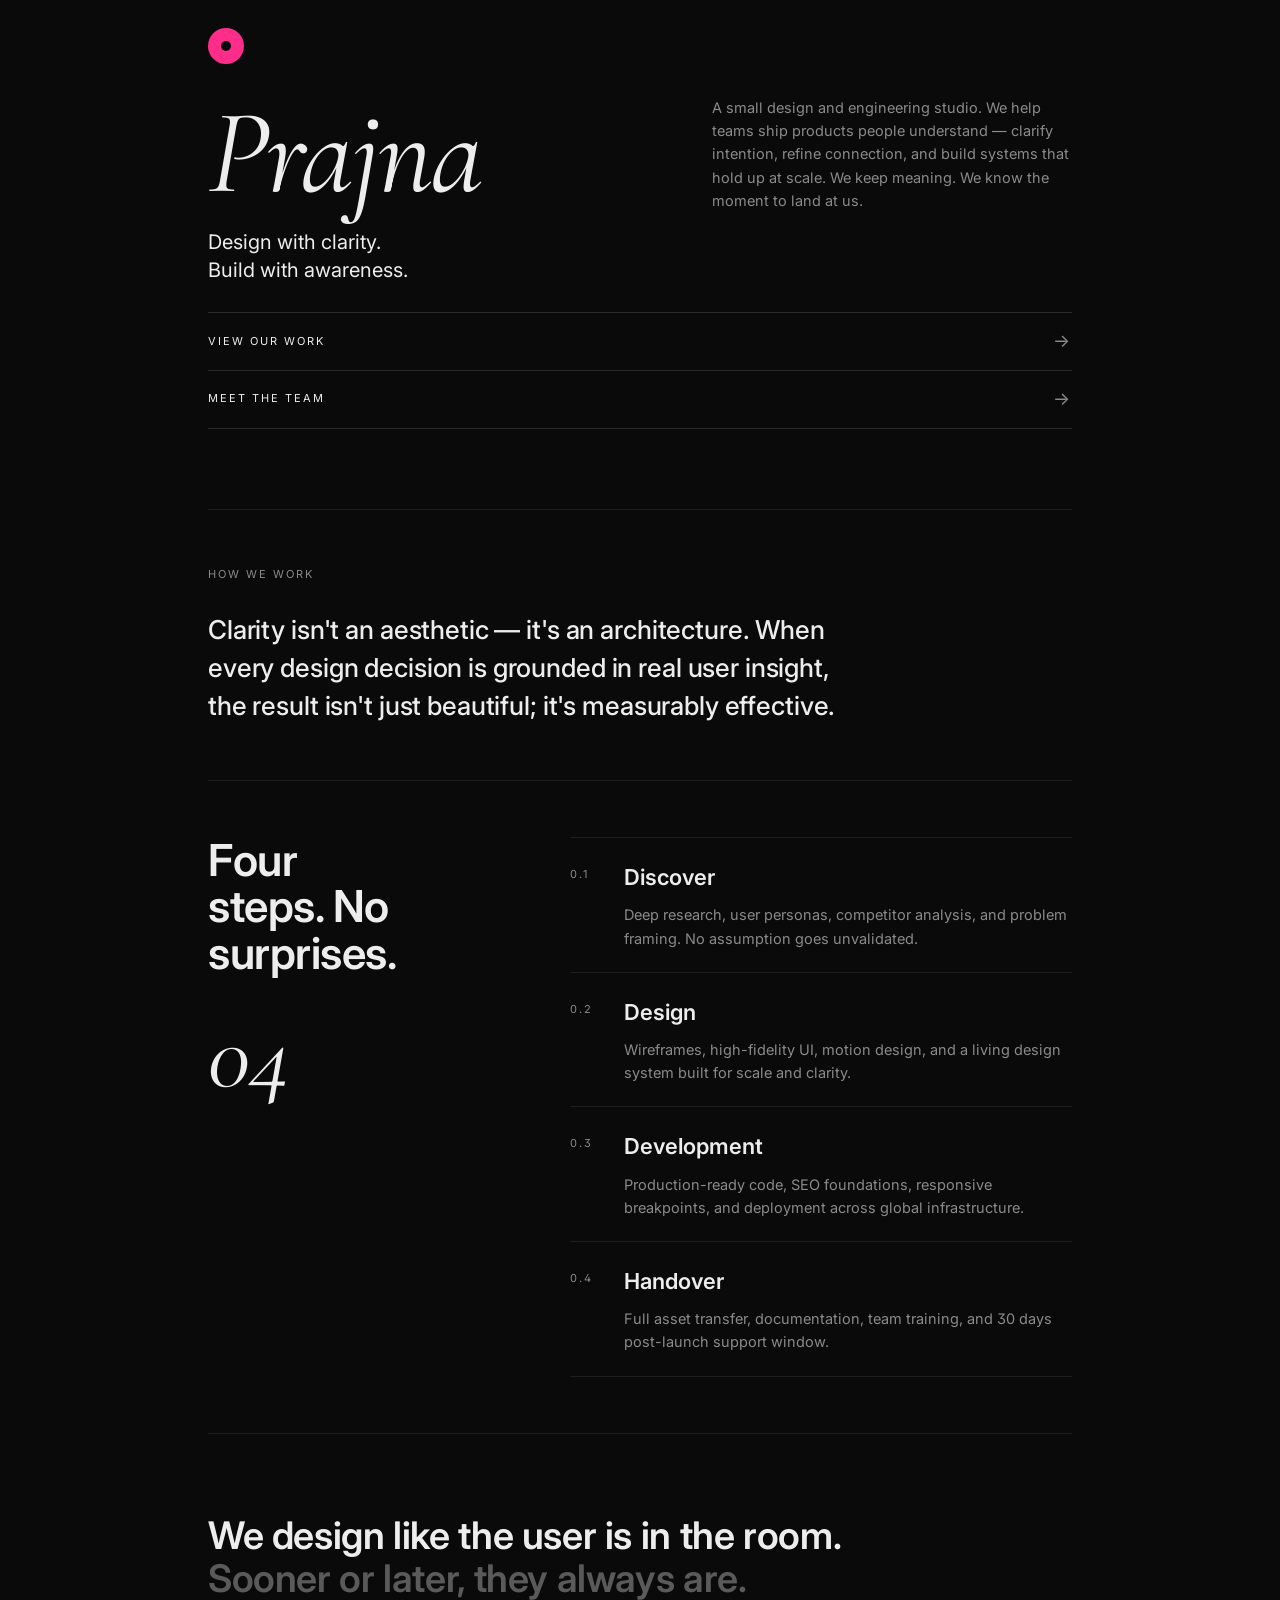
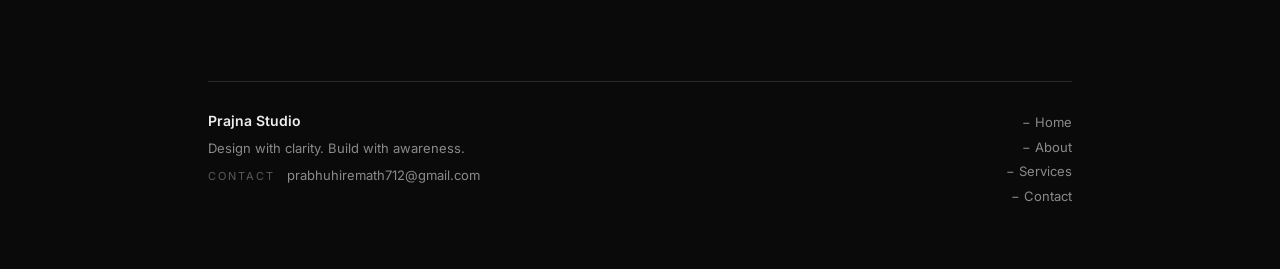
<file: index.html>
<!doctype html>
<html lang="en">
<head>
  <meta charset="utf-8" />
  <meta name="viewport" content="width=device-width, initial-scale=1" />
  <title>Prajna Studio &mdash; Design with clarity. Build with awareness.</title>
  <meta name="description" content="A small design and engineering studio that helps teams ship products people understand." />
  <link rel="preconnect" href="https://fonts.googleapis.com" />
  <link rel="preconnect" href="https://fonts.gstatic.com" crossorigin />
  <link href="https://fonts.googleapis.com/css2?family=Cormorant+Garamond:ital,wght@1,400&family=Inter:wght@400;500;600&display=swap" rel="stylesheet" />
  <link rel="stylesheet" href="styles/main.css" />
</head>
<body>
  <main class="page">

    <header class="site-header">
      <a href="index.html" class="logo" aria-label="Prajna home"></a>
    </header>

    <!-- HERO -->
    <section class="hero">
      <div class="hero-inner">
        <div>
          <h1>Prajna</h1>
          <p class="lede">Design with clarity.<br/>Build with awareness.</p>
        </div>
        <p class="hero-blurb">
          A small design and engineering studio. We help teams ship products
          people understand &mdash; clarify intention, refine connection, and build
          systems that hold up at scale. We keep meaning. We know the moment
          to land at us.
        </p>
      </div>

      <div class="hero-links">
        <a href="services.html" class="hero-link">
          <span>View our work</span><span class="arrow">&rarr;</span>
        </a>
        <a href="about.html" class="hero-link">
          <span>Meet the team</span><span class="arrow">&rarr;</span>
        </a>
      </div>
    </section>

    <!-- HOW WE WORK -->
    <section class="how">
      <div class="eyebrow">How we work</div>
      <h2>
        Clarity isn't an aesthetic &mdash; it's an architecture. When every design
        decision is grounded in real user insight, the result isn't just
        beautiful; it's measurably effective.
      </h2>
    </section>

    <!-- STEPS -->
    <section>
      <div class="steps-wrap">
        <div>
          <div class="steps-title">Four<br/>steps. No<br/>surprises.</div>
          <div class="steps-count">04</div>
        </div>
        <div>
          <div class="step">
            <div class="step-num">0.1</div>
            <div>
              <h3>Discover</h3>
              <p>Deep research, user personas, competitor analysis, and problem framing. No assumption goes unvalidated.</p>
            </div>
          </div>
          <div class="step">
            <div class="step-num">0.2</div>
            <div>
              <h3>Design</h3>
              <p>Wireframes, high-fidelity UI, motion design, and a living design system built for scale and clarity.</p>
            </div>
          </div>
          <div class="step">
            <div class="step-num">0.3</div>
            <div>
              <h3>Development</h3>
              <p>Production-ready code, SEO foundations, responsive breakpoints, and deployment across global infrastructure.</p>
            </div>
          </div>
          <div class="step">
            <div class="step-num">0.4</div>
            <div>
              <h3>Handover</h3>
              <p>Full asset transfer, documentation, team training, and 30 days post-launch support window.</p>
            </div>
          </div>
        </div>
      </div>
    </section>

    <!-- CLOSING -->
    <section class="closing">
      <p>
        We design like the user is in the room.
        <span class="muted">Sooner or later, they always are.</span>
      </p>
    </section>

    <!-- FOOTER -->
    <footer class="site-footer">
      <div>
        <h4>Prajna Studio</h4>
        <p>Design with clarity. Build with awareness.</p>
        <p class="contact-line">
          <span class="label">Contact</span>
          <a href="mailto:prabhuhiremath712@gmail.com">prabhuhiremath712@gmail.com</a>
        </p>
      </div>
      <ul class="footer-nav">
        <li><a href="index.html">&minus; Home</a></li>
        <li><a href="about.html">&minus; About</a></li>
        <li><a href="services.html">&minus; Services</a></li>
        <li><a href="contact.html">&minus; Contact</a></li>
      </ul>
    </footer>

  </main>
</body>
</html>
</file>
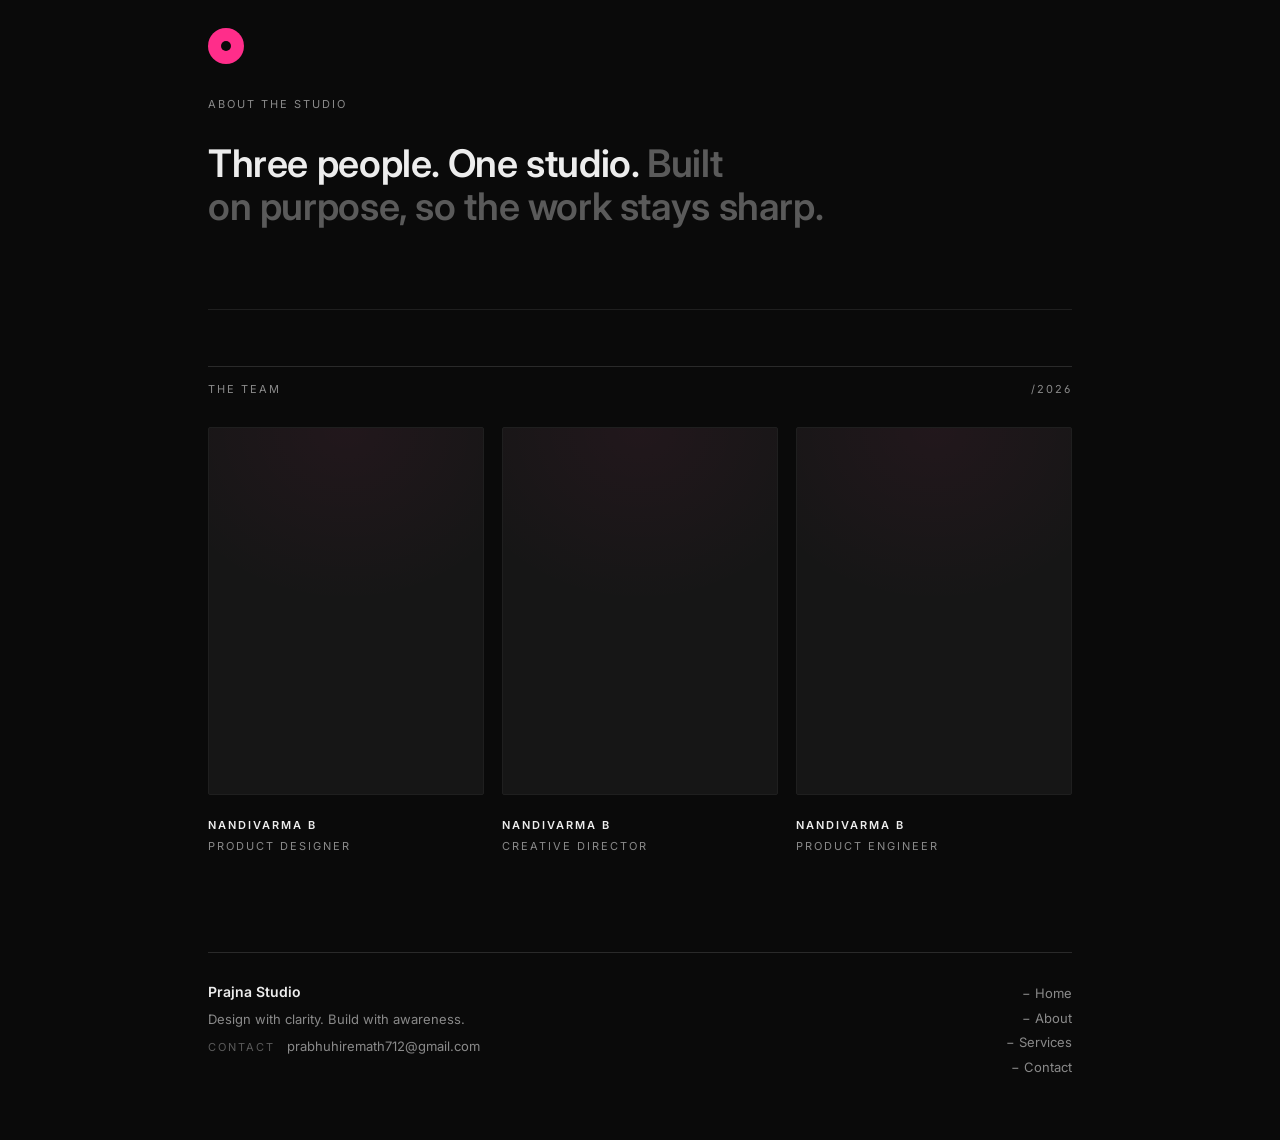
<file: about.html>
<!doctype html>
<html lang="en">
<head>
  <meta charset="utf-8" />
  <meta name="viewport" content="width=device-width, initial-scale=1" />
  <title>About &mdash; Prajna Studio</title>
  <meta name="description" content="Three people. One studio. Meet the team behind Prajna." />
  <link rel="preconnect" href="https://fonts.googleapis.com" />
  <link rel="preconnect" href="https://fonts.gstatic.com" crossorigin />
  <link href="https://fonts.googleapis.com/css2?family=Cormorant+Garamond:ital,wght@1,400&family=Inter:wght@400;500;600&display=swap" rel="stylesheet" />
  <link rel="stylesheet" href="styles/main.css" />
</head>
<body>
  <main class="page">

    <header class="site-header">
      <a href="index.html" class="logo" aria-label="Prajna home"></a>
    </header>

    <!-- INTRO -->
    <section class="hero">
      <div class="eyebrow">About the studio</div>
      <h2 class="headline">
        Three people. One studio. <span class="muted">Built<br/>on purpose, so the work stays sharp.</span>
      </h2>
    </section>

    <!-- TEAM -->
    <section>
      <div class="section-meta">
        <span>The team</span>
        <span>/2026</span>
      </div>

      <div class="team-grid">
        <div class="team-card"></div>
        <div class="team-card"></div>
        <div class="team-card"></div>
      </div>

      <div class="team-meta">
        <div><strong>Nandivarma B</strong>Product Designer</div>
        <div><strong>Nandivarma B</strong>Creative Director</div>
        <div><strong>Nandivarma B</strong>Product Engineer</div>
      </div>
    </section>

    <!-- FOOTER -->
    <footer class="site-footer">
      <div>
        <h4>Prajna Studio</h4>
        <p>Design with clarity. Build with awareness.</p>
        <p class="contact-line">
          <span class="label">Contact</span>
          <a href="mailto:prabhuhiremath712@gmail.com">prabhuhiremath712@gmail.com</a>
        </p>
      </div>
      <ul class="footer-nav">
        <li><a href="index.html">&minus; Home</a></li>
        <li><a href="about.html">&minus; About</a></li>
        <li><a href="services.html">&minus; Services</a></li>
        <li><a href="contact.html">&minus; Contact</a></li>
      </ul>
    </footer>

  </main>
</body>
</html>
</file>
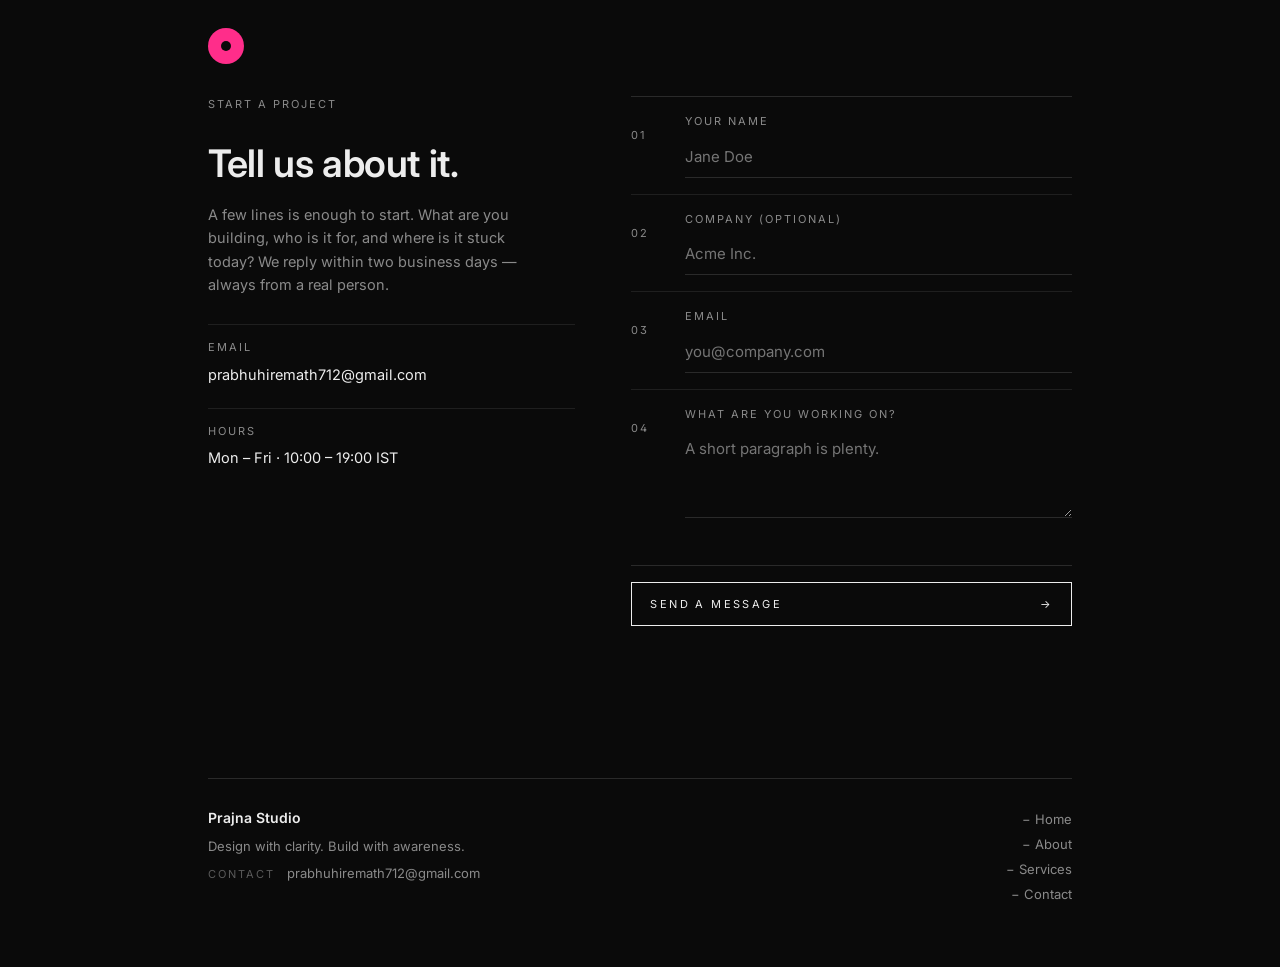
<file: contact.html>
<!doctype html>
<html lang="en">
<head>
  <meta charset="utf-8" />
  <meta name="viewport" content="width=device-width, initial-scale=1" />
  <title>Contact &mdash; Prajna Studio</title>
  <meta name="description" content="Start a project with Prajna. Tell us about it." />
  <link rel="preconnect" href="https://fonts.googleapis.com" />
  <link rel="preconnect" href="https://fonts.gstatic.com" crossorigin />
  <link href="https://fonts.googleapis.com/css2?family=Cormorant+Garamond:ital,wght@1,400&family=Inter:wght@400;500;600&display=swap" rel="stylesheet" />
  <link rel="stylesheet" href="styles/main.css" />
</head>
<body>
  <main class="page">

    <header class="site-header">
      <a href="index.html" class="logo" aria-label="Prajna home"></a>
    </header>

    <!-- INTRO -->
    <section class="hero">
      <div class="contact-grid">
        <div class="contact-info">
          <div class="eyebrow">Start a project</div>
          <h2 class="headline">Tell us about it.</h2>
          <p style="margin-top:18px">
            A few lines is enough to start. What are you building, who is
            it for, and where is it stuck today? We reply within two
            business days &mdash; always from a real person.
          </p>

          <div class="info-block">
            <div class="info-label">Email</div>
            <div class="info-value"><a href="mailto:prabhuhiremath712@gmail.com">prabhuhiremath712@gmail.com</a></div>
          </div>

          <div class="info-block">
            <div class="info-label">Hours</div>
            <div class="info-value">Mon &ndash; Fri &middot; 10:00 &ndash; 19:00 IST</div>
          </div>
        </div>

        <!-- FORM -->
        <form class="contact-form"
              id="contactForm"
              action="https://formspree.io/f/your-form-id"
              method="POST">
          <!-- Formspree config: send notifications to this address -->
          <input type="hidden" name="_to" value="prabhuhiremath712@gmail.com" />
          <input type="hidden" name="_subject" value="New Prajna Studio enquiry" />
          <input type="hidden" name="_replyto" value="" id="hiddenReplyTo" />

          <div class="field">
            <div class="field-num">01</div>
            <div>
              <label for="name">Your name</label>
              <input type="text" id="name" name="name" required autocomplete="name" placeholder="Jane Doe" />
            </div>
          </div>

          <div class="field">
            <div class="field-num">02</div>
            <div>
              <label for="company">Company (optional)</label>
              <input type="text" id="company" name="company" autocomplete="organization" placeholder="Acme Inc." />
            </div>
          </div>

          <div class="field">
            <div class="field-num">03</div>
            <div>
              <label for="email">Email</label>
              <input type="email" id="email" name="email" required autocomplete="email" placeholder="you@company.com" />
            </div>
          </div>

          <div class="field">
            <div class="field-num">04</div>
            <div>
              <label for="message">What are you working on?</label>
              <textarea id="message" name="message" required rows="3" placeholder="A short paragraph is plenty."></textarea>
            </div>
          </div>

          <div class="submit-row">
            <button type="submit" class="btn-send" id="submitBtn">
              <span>Send a message</span>
              <span aria-hidden="true">&rarr;</span>
            </button>
            <p class="form-status" id="formStatus" role="status" aria-live="polite"></p>
          </div>
        </form>
      </div>
    </section>

    <!-- FOOTER -->
    <footer class="site-footer">
      <div>
        <h4>Prajna Studio</h4>
        <p>Design with clarity. Build with awareness.</p>
        <p class="contact-line">
          <span class="label">Contact</span>
          <a href="mailto:prabhuhiremath712@gmail.com">prabhuhiremath712@gmail.com</a>
        </p>
      </div>
      <ul class="footer-nav">
        <li><a href="index.html">&minus; Home</a></li>
        <li><a href="about.html">&minus; About</a></li>
        <li><a href="services.html">&minus; Services</a></li>
        <li><a href="contact.html">&minus; Contact</a></li>
      </ul>
    </footer>

  </main>

  <script src="scripts/contact.js"></script>
</body>
</html>
</file>
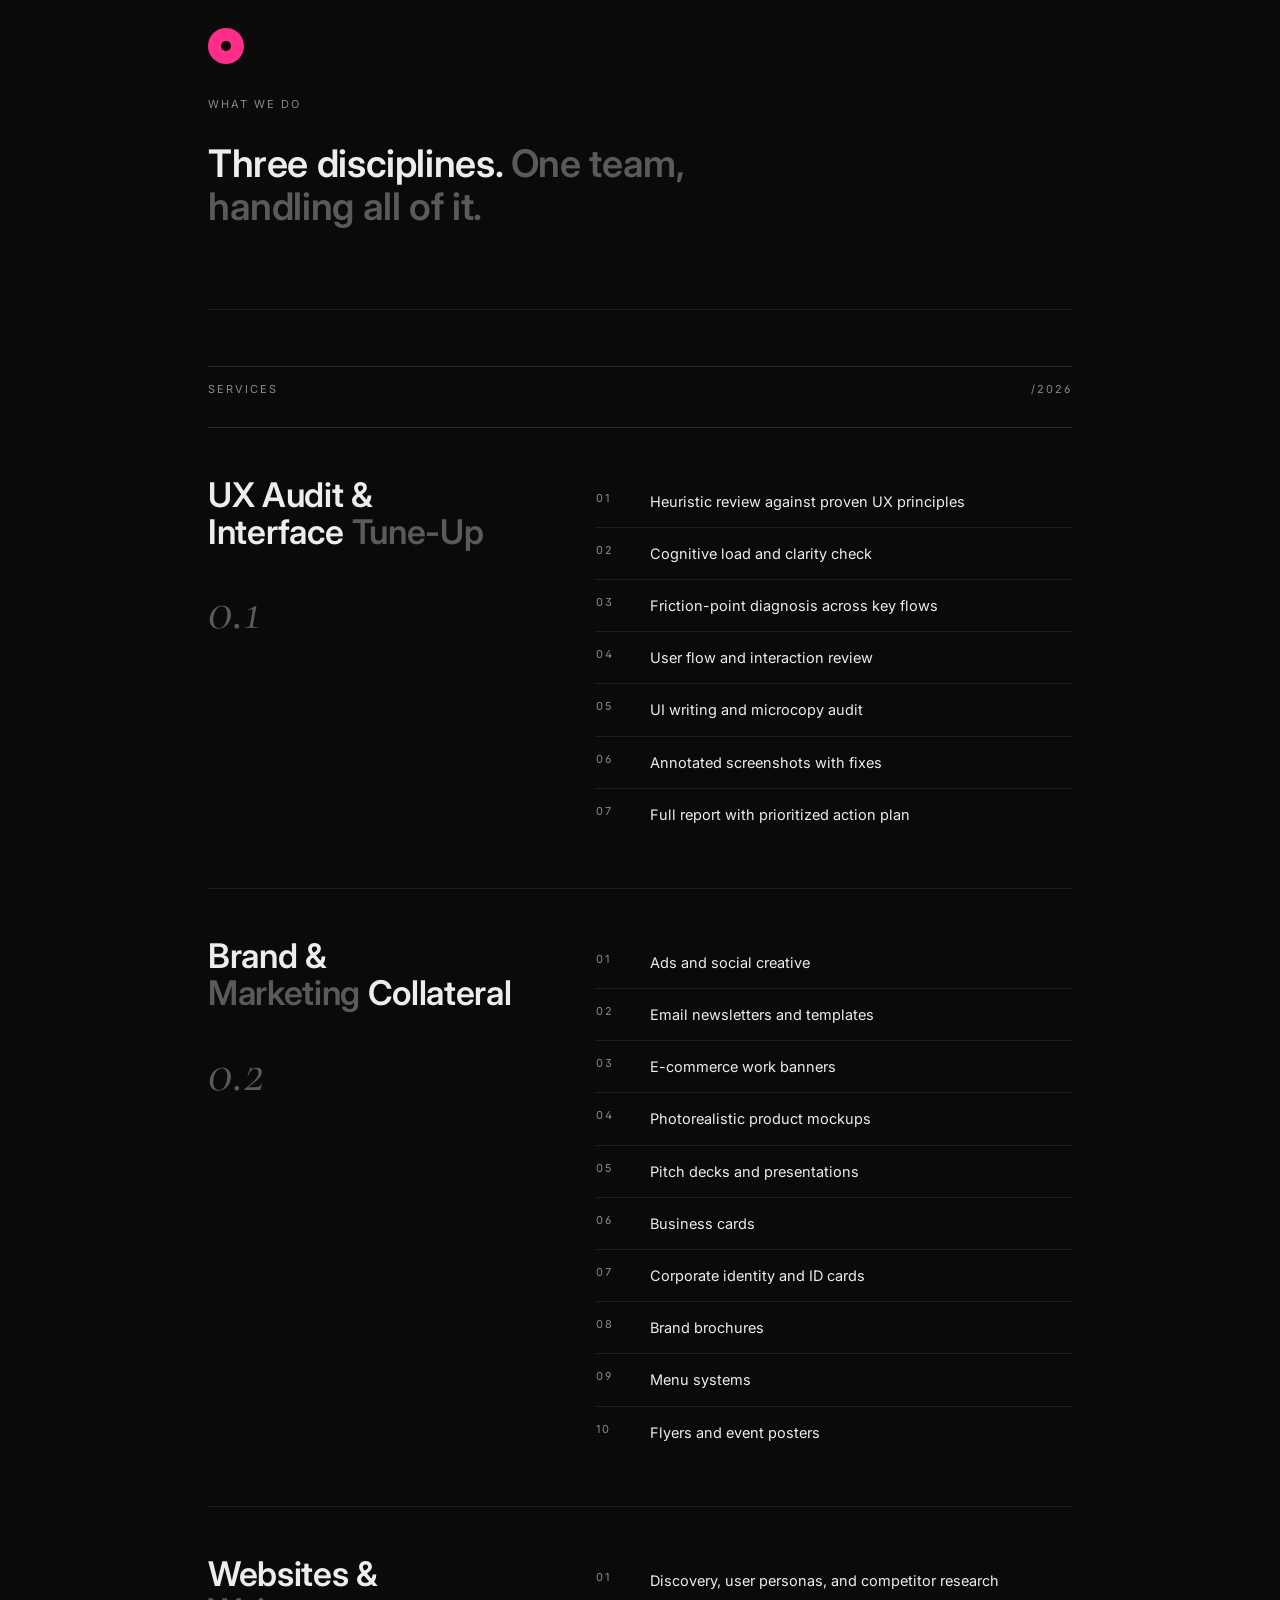
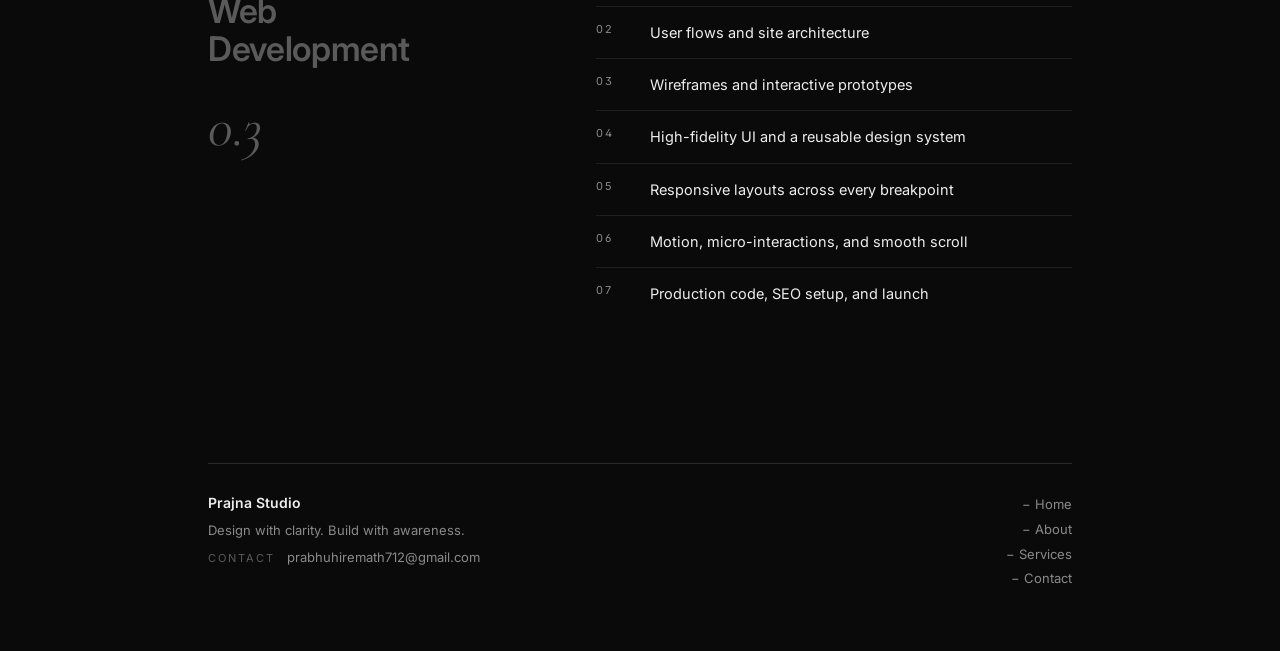
<file: services.html>
<!doctype html>
<html lang="en">
<head>
  <meta charset="utf-8" />
  <meta name="viewport" content="width=device-width, initial-scale=1" />
  <title>Services &mdash; Prajna Studio</title>
  <meta name="description" content="Three disciplines: UX, brand, and web. Handling all of it." />
  <link rel="preconnect" href="https://fonts.googleapis.com" />
  <link rel="preconnect" href="https://fonts.gstatic.com" crossorigin />
  <link href="https://fonts.googleapis.com/css2?family=Cormorant+Garamond:ital,wght@1,400&family=Inter:wght@400;500;600&display=swap" rel="stylesheet" />
  <link rel="stylesheet" href="styles/main.css" />
</head>
<body>
  <main class="page">

    <header class="site-header">
      <a href="index.html" class="logo" aria-label="Prajna home"></a>
    </header>

    <!-- INTRO -->
    <section class="hero">
      <div class="eyebrow">What we do</div>
      <h2 class="headline">
        Three disciplines. <span class="muted">One team,<br/>handling all of it.</span>
      </h2>
    </section>

    <!-- SERVICES -->
    <section>
      <div class="section-meta">
        <span>Services</span>
        <span>/2026</span>
      </div>

      <!-- 0.1 UX Audit & Interface -->
      <article class="service">
        <div>
          <h3 class="service-title">UX Audit &amp;<br/>Interface <span class="muted">Tune-Up</span></h3>
          <div class="service-num">0.1</div>
        </div>
        <ol class="service-list">
          <li><span class="num">01</span><span>Heuristic review against proven UX principles</span></li>
          <li><span class="num">02</span><span>Cognitive load and clarity check</span></li>
          <li><span class="num">03</span><span>Friction-point diagnosis across key flows</span></li>
          <li><span class="num">04</span><span>User flow and interaction review</span></li>
          <li><span class="num">05</span><span>UI writing and microcopy audit</span></li>
          <li><span class="num">06</span><span>Annotated screenshots with fixes</span></li>
          <li><span class="num">07</span><span>Full report with prioritized action plan</span></li>
        </ol>
      </article>

      <!-- 0.2 Brand & Marketing -->
      <article class="service">
        <div>
          <h3 class="service-title">Brand &amp;<br/><span class="muted">Marketing</span> Collateral</h3>
          <div class="service-num">0.2</div>
        </div>
        <ol class="service-list">
          <li><span class="num">01</span><span>Ads and social creative</span></li>
          <li><span class="num">02</span><span>Email newsletters and templates</span></li>
          <li><span class="num">03</span><span>E-commerce work banners</span></li>
          <li><span class="num">04</span><span>Photorealistic product mockups</span></li>
          <li><span class="num">05</span><span>Pitch decks and presentations</span></li>
          <li><span class="num">06</span><span>Business cards</span></li>
          <li><span class="num">07</span><span>Corporate identity and ID cards</span></li>
          <li><span class="num">08</span><span>Brand brochures</span></li>
          <li><span class="num">09</span><span>Menu systems</span></li>
          <li><span class="num">10</span><span>Flyers and event posters</span></li>
        </ol>
      </article>

      <!-- 0.3 Websites & Web -->
      <article class="service">
        <div>
          <h3 class="service-title">Websites &amp;<br/><span class="muted">Web</span><br/><span class="muted">Development</span></h3>
          <div class="service-num">0.3</div>
        </div>
        <ol class="service-list">
          <li><span class="num">01</span><span>Discovery, user personas, and competitor research</span></li>
          <li><span class="num">02</span><span>User flows and site architecture</span></li>
          <li><span class="num">03</span><span>Wireframes and interactive prototypes</span></li>
          <li><span class="num">04</span><span>High-fidelity UI and a reusable design system</span></li>
          <li><span class="num">05</span><span>Responsive layouts across every breakpoint</span></li>
          <li><span class="num">06</span><span>Motion, micro-interactions, and smooth scroll</span></li>
          <li><span class="num">07</span><span>Production code, SEO setup, and launch</span></li>
        </ol>
      </article>
    </section>

    <!-- FOOTER -->
    <footer class="site-footer">
      <div>
        <h4>Prajna Studio</h4>
        <p>Design with clarity. Build with awareness.</p>
        <p class="contact-line">
          <span class="label">Contact</span>
          <a href="mailto:prabhuhiremath712@gmail.com">prabhuhiremath712@gmail.com</a>
        </p>
      </div>
      <ul class="footer-nav">
        <li><a href="index.html">&minus; Home</a></li>
        <li><a href="about.html">&minus; About</a></li>
        <li><a href="services.html">&minus; Services</a></li>
        <li><a href="contact.html">&minus; Contact</a></li>
      </ul>
    </footer>

  </main>
</body>
</html>
</file>
<file: styles/main.css>
/* ---------- Reset & Base ---------- */
*,
*::before,
*::after {
  box-sizing: border-box;
  margin: 0;
  padding: 0;
}

:root {
  --bg: #0a0a0a;
  --bg-elev: #111111;
  --bg-card: #161616;
  --line: #1f1f1f;
  --line-strong: #2a2a2a;
  --text: #ededed;
  --text-muted: #8a8a8a;
  --text-dim: #5a5a5a;
  --accent: #ff2d8a;
  --accent-soft: #ff5fa7;
  --max: 920px;
  --pad-x: 28px;
}

html, body {
  background: var(--bg);
  color: var(--text);
  font-family: 'Inter', -apple-system, BlinkMacSystemFont, 'Segoe UI', Roboto, sans-serif;
  font-size: 15px;
  line-height: 1.6;
  -webkit-font-smoothing: antialiased;
  font-feature-settings: 'ss01';
}

a {
  color: inherit;
  text-decoration: none;
}

img {
  max-width: 100%;
  display: block;
}

/* ---------- Layout ---------- */
.page {
  max-width: var(--max);
  margin: 0 auto;
  padding: 28px var(--pad-x) 60px;
}

section {
  padding: 56px 0;
  border-top: 1px solid var(--line);
}

section:first-of-type {
  border-top: none;
}

/* ---------- Header / Logo ---------- */
.site-header {
  padding-bottom: 16px;
}

.logo {
  display: inline-flex;
  align-items: center;
  justify-content: center;
  width: 36px;
  height: 36px;
  background: var(--accent);
  border-radius: 50%;
  position: relative;
}

.logo::after {
  content: '';
  width: 10px;
  height: 10px;
  background: #0a0a0a;
  border-radius: 50%;
}

/* ---------- Typography ---------- */
.display {
  font-family: 'Cormorant Garamond', Georgia, serif;
  font-weight: 400;
  font-style: italic;
  font-size: clamp(56px, 9vw, 96px);
  line-height: 1;
  letter-spacing: -0.02em;
}

.headline {
  font-size: clamp(28px, 4vw, 38px);
  font-weight: 600;
  line-height: 1.15;
  letter-spacing: -0.01em;
}

.headline .muted {
  color: var(--text-dim);
  font-weight: 600;
}

.tagline {
  color: var(--text-muted);
  font-size: 16px;
  line-height: 1.55;
  margin-top: 12px;
}

.eyebrow {
  font-size: 11px;
  letter-spacing: 0.18em;
  text-transform: uppercase;
  color: var(--text-muted);
  margin-bottom: 28px;
}

.section-meta {
  display: flex;
  justify-content: space-between;
  align-items: baseline;
  font-size: 11px;
  letter-spacing: 0.18em;
  text-transform: uppercase;
  color: var(--text-muted);
  border-top: 1px solid var(--line-strong);
  padding-top: 14px;
  margin-bottom: 28px;
}

/* ---------- Hero (Home) ---------- */
.hero {
  padding-top: 16px;
  padding-bottom: 80px;
  border-top: none;
}

.hero-inner {
  display: grid;
  grid-template-columns: 1.05fr 1fr;
  gap: 48px;
  align-items: start;
}

.hero h1 {
  font-family: 'Cormorant Garamond', Georgia, serif;
  font-style: italic;
  font-weight: 400;
  font-size: clamp(64px, 11vw, 120px);
  line-height: 0.95;
  letter-spacing: -0.02em;
}

.hero .lede {
  font-size: 20px;
  line-height: 1.4;
  margin-top: 18px;
  color: var(--text);
}

.hero-blurb {
  color: var(--text-muted);
  font-size: 14.5px;
  max-width: 360px;
  margin-left: auto;
}

.hero-links {
  margin-top: 28px;
  border-top: 1px solid var(--line-strong);
}

.hero-link {
  display: flex;
  justify-content: space-between;
  align-items: center;
  padding: 14px 0;
  border-bottom: 1px solid var(--line-strong);
  font-size: 11px;
  letter-spacing: 0.18em;
  text-transform: uppercase;
  color: var(--text);
  transition: color .2s ease;
}

.hero-link:hover {
  color: var(--accent);
}

.hero-link .arrow {
  color: var(--text-muted);
  font-size: 18px;
}

/* ---------- "How we work" ---------- */
.how h2 {
  font-size: clamp(20px, 2.4vw, 26px);
  font-weight: 500;
  line-height: 1.45;
  max-width: 640px;
  letter-spacing: -0.005em;
}

/* ---------- Steps ---------- */
.steps-wrap {
  display: grid;
  grid-template-columns: 1fr 1.6fr;
  gap: 48px;
  align-items: start;
}

.steps-count {
  font-family: 'Cormorant Garamond', Georgia, serif;
  font-style: italic;
  font-size: 96px;
  line-height: 1;
  color: var(--text);
  margin-top: 32px;
}

.steps-title {
  font-size: clamp(34px, 4.4vw, 44px);
  font-weight: 600;
  line-height: 1.05;
  letter-spacing: -0.01em;
}

.step {
  display: grid;
  grid-template-columns: 36px 1fr;
  gap: 18px;
  padding: 22px 0;
  border-bottom: 1px solid var(--line);
}

.step:first-child {
  border-top: 1px solid var(--line);
}

.step-num {
  color: var(--text-muted);
  font-size: 11px;
  letter-spacing: 0.18em;
  padding-top: 6px;
}

.step h3 {
  font-size: 22px;
  font-weight: 600;
  margin-bottom: 8px;
}

.step p {
  color: var(--text-muted);
  font-size: 14.5px;
  max-width: 460px;
}

/* ---------- Closing block ---------- */
.closing {
  padding: 80px 0 40px;
  border-top: 1px solid var(--line);
}

.closing p {
  font-size: clamp(28px, 4vw, 38px);
  font-weight: 600;
  line-height: 1.15;
  letter-spacing: -0.01em;
  max-width: 720px;
}

.closing p .muted {
  color: var(--text-dim);
  display: block;
}

/* ---------- Footer ---------- */
.site-footer {
  border-top: 1px solid var(--line-strong);
  padding-top: 28px;
  margin-top: 40px;
  display: grid;
  grid-template-columns: 1fr auto;
  gap: 40px;
}

.site-footer h4 {
  font-size: 14px;
  font-weight: 600;
  margin-bottom: 6px;
}

.site-footer p {
  color: var(--text-muted);
  font-size: 13px;
}

.site-footer .contact-line {
  margin-top: 6px;
}

.site-footer .contact-line .label {
  color: var(--text-dim);
  margin-right: 8px;
  font-size: 11px;
  letter-spacing: 0.18em;
  text-transform: uppercase;
}

.footer-nav {
  list-style: none;
  text-align: right;
  font-size: 13px;
  color: var(--text-muted);
}

.footer-nav li {
  padding: 2px 0;
}

.footer-nav a:hover {
  color: var(--accent);
}

/* ---------- Team grid (About) ---------- */
.team-grid {
  display: grid;
  grid-template-columns: repeat(3, 1fr);
  gap: 18px;
  margin-bottom: 22px;
}

.team-card {
  aspect-ratio: 3 / 4;
  background: var(--bg-card);
  border: 1px solid var(--line);
  border-radius: 2px;
  position: relative;
  overflow: hidden;
}

.team-card::after {
  content: '';
  position: absolute;
  inset: 0;
  background: radial-gradient(120% 80% at 50% 0%, rgba(255,45,138,0.05), transparent 60%);
}

.team-meta {
  display: grid;
  grid-template-columns: repeat(3, 1fr);
  gap: 18px;
}

.team-meta div {
  font-size: 11px;
  letter-spacing: 0.18em;
  text-transform: uppercase;
  color: var(--text-muted);
}

.team-meta strong {
  display: block;
  color: var(--text);
  font-weight: 600;
  margin-bottom: 4px;
}

/* ---------- Services ---------- */
.service {
  display: grid;
  grid-template-columns: 1fr 1.4fr;
  gap: 48px;
  padding: 48px 0;
  border-top: 1px solid var(--line);
}

.service:first-of-type {
  border-top: 1px solid var(--line-strong);
}

.service-title {
  font-size: clamp(26px, 3.4vw, 34px);
  font-weight: 600;
  line-height: 1.1;
  letter-spacing: -0.01em;
}

.service-title .muted {
  color: var(--text-dim);
}

.service-num {
  font-family: 'Cormorant Garamond', Georgia, serif;
  font-style: italic;
  font-size: 56px;
  color: var(--text-dim);
  margin-top: 16px;
}

.service-list {
  list-style: none;
}

.service-list li {
  display: grid;
  grid-template-columns: 36px 1fr;
  gap: 18px;
  padding: 14px 0;
  border-top: 1px solid var(--line);
  font-size: 14.5px;
  color: var(--text);
}

.service-list li:first-child {
  border-top: none;
}

.service-list .num {
  color: var(--text-muted);
  font-size: 11px;
  letter-spacing: 0.18em;
}

/* ---------- Contact ---------- */
.contact-grid {
  display: grid;
  grid-template-columns: 1fr 1.2fr;
  gap: 56px;
  align-items: start;
}

.contact-info p {
  color: var(--text-muted);
  font-size: 14.5px;
  max-width: 320px;
  margin-bottom: 28px;
}

.contact-info .info-block {
  margin-top: 22px;
  padding-top: 14px;
  border-top: 1px solid var(--line);
}

.contact-info .info-label {
  font-size: 11px;
  letter-spacing: 0.18em;
  text-transform: uppercase;
  color: var(--text-muted);
  margin-bottom: 6px;
}

.contact-info .info-value {
  font-size: 14.5px;
  color: var(--text);
}

.contact-form .field {
  display: grid;
  grid-template-columns: 36px 1fr;
  gap: 18px;
  align-items: start;
  padding: 16px 0;
  border-top: 1px solid var(--line);
}

.contact-form .field:first-of-type {
  border-top: 1px solid var(--line-strong);
}

.contact-form .field-num {
  color: var(--text-muted);
  font-size: 11px;
  letter-spacing: 0.18em;
  padding-top: 14px;
}

.contact-form label {
  display: block;
  color: var(--text-muted);
  font-size: 11px;
  letter-spacing: 0.18em;
  text-transform: uppercase;
  margin-bottom: 6px;
}

.contact-form input,
.contact-form textarea {
  width: 100%;
  background: transparent;
  border: none;
  border-bottom: 1px solid var(--line-strong);
  color: var(--text);
  font: inherit;
  font-size: 15px;
  padding: 8px 0;
  outline: none;
  transition: border-color .2s ease;
  font-family: inherit;
  resize: vertical;
}

.contact-form input:focus,
.contact-form textarea:focus {
  border-color: var(--accent);
}

.contact-form textarea {
  min-height: 80px;
}

.contact-form .submit-row {
  margin-top: 24px;
  border-top: 1px solid var(--line-strong);
  padding-top: 16px;
}

.btn-send {
  width: 100%;
  background: transparent;
  border: 1px solid var(--text);
  color: var(--text);
  padding: 14px 18px;
  font-size: 11px;
  letter-spacing: 0.22em;
  text-transform: uppercase;
  cursor: pointer;
  display: flex;
  justify-content: space-between;
  align-items: center;
  font-family: inherit;
  transition: all .2s ease;
}

.btn-send:hover {
  background: var(--accent);
  border-color: var(--accent);
  color: #0a0a0a;
}

.btn-send:disabled {
  opacity: .5;
  cursor: not-allowed;
}

.form-status {
  margin-top: 14px;
  font-size: 13px;
  color: var(--text-muted);
  min-height: 18px;
}

.form-status.success { color: #6ee7a3; }
.form-status.error   { color: #ff6b6b; }

/* ---------- Responsive ---------- */
@media (max-width: 760px) {
  .hero-inner,
  .steps-wrap,
  .service,
  .contact-grid,
  .site-footer {
    grid-template-columns: 1fr;
    gap: 28px;
  }

  .team-grid,
  .team-meta {
    grid-template-columns: 1fr;
  }

  .footer-nav {
    text-align: left;
  }

  .hero-blurb {
    margin-left: 0;
  }

  .steps-count {
    font-size: 64px;
    margin-top: 0;
  }
}
</file>
